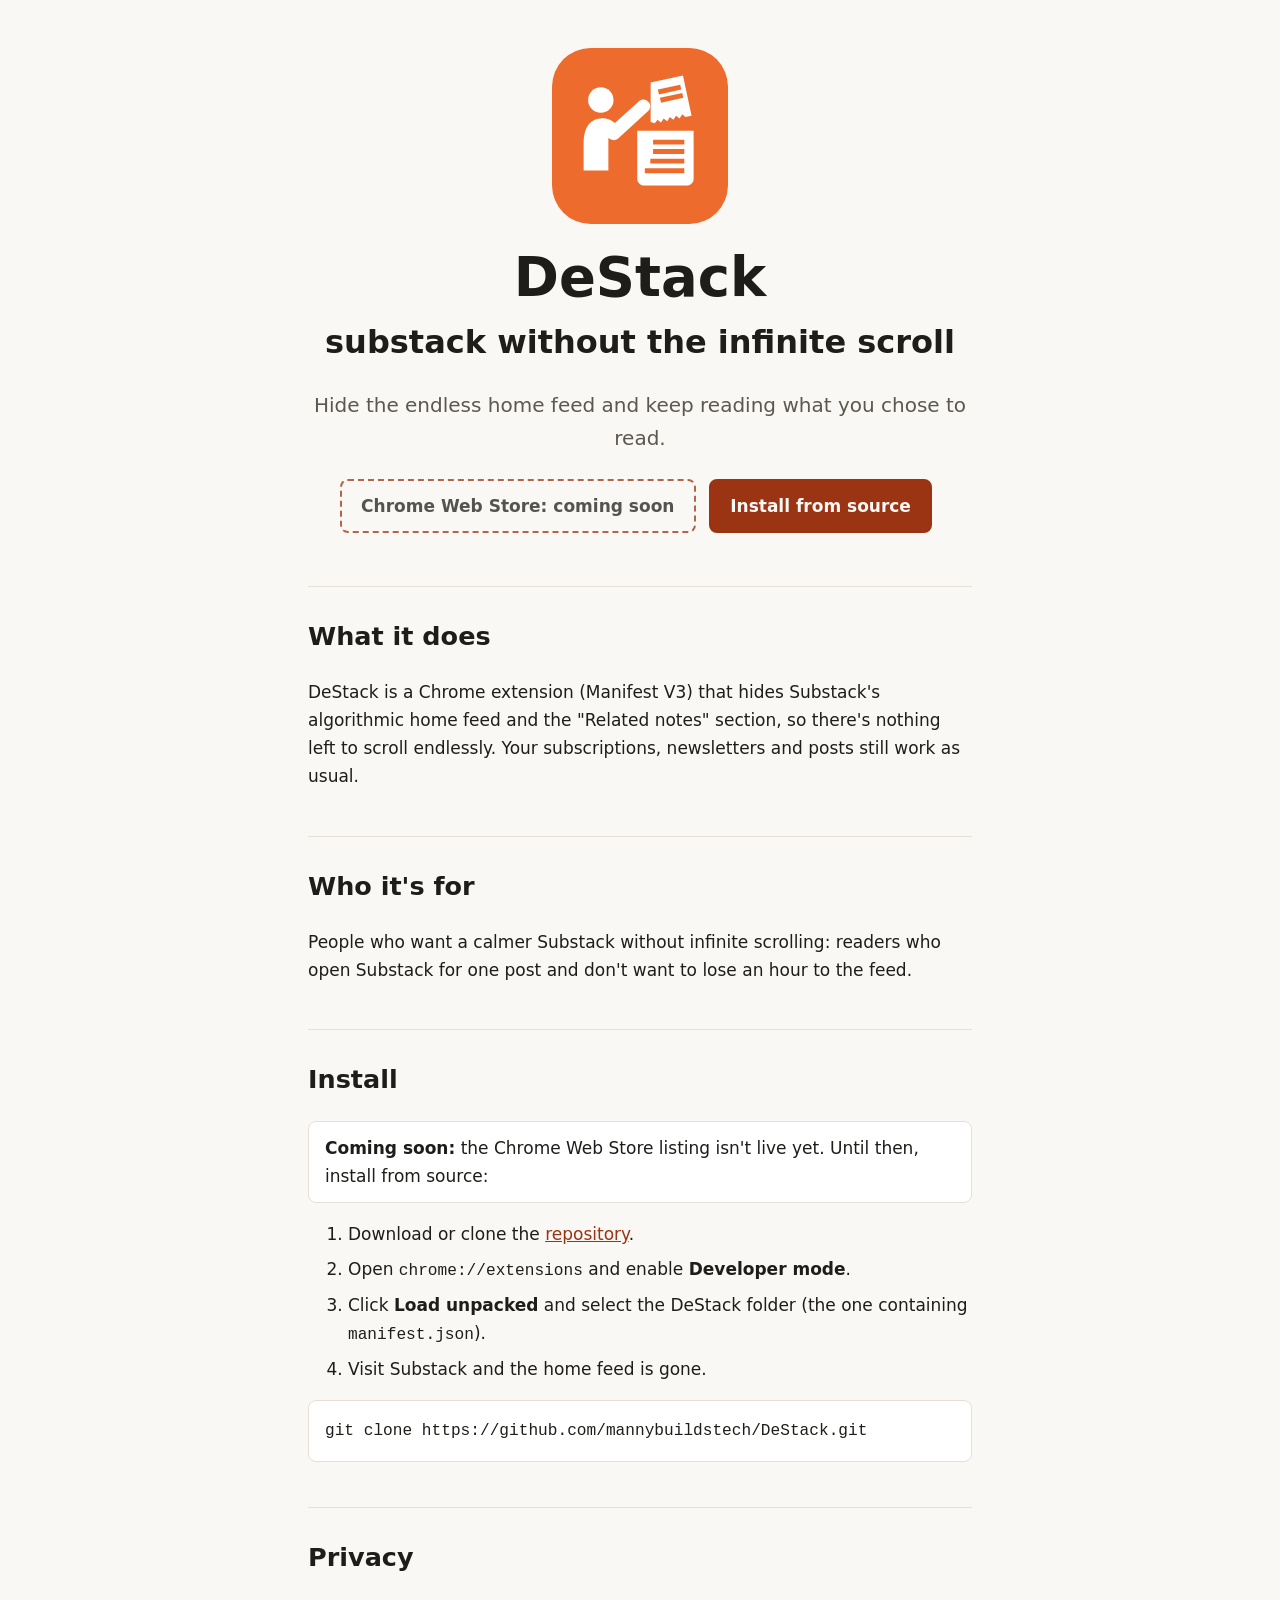
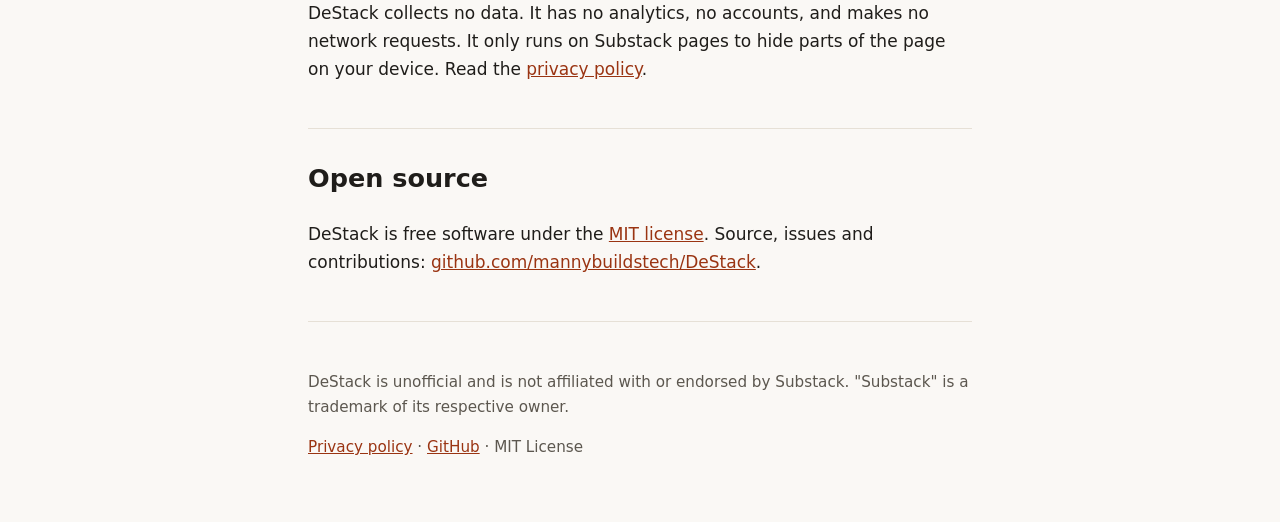
<file: docs/index.html>
<!doctype html>
<html lang="en">
<head>
<meta charset="utf-8">
<meta name="viewport" content="width=device-width,initial-scale=1">
<title>DeStack – a calmer Substack, no infinite feed</title>
<meta name="description" content="DeStack is a free, open-source Chrome extension that hides Substack's endless home feed and Related notes so you can read without infinite scrolling.">
<link rel="icon" type="image/svg+xml" href="destack-logo.svg">
<link rel="icon" type="image/png" sizes="32x32" href="favicon-32.png">
<link rel="apple-touch-icon" href="destack-logo-512.png">
<link rel="stylesheet" href="style.css">
</head>
<body>
<a class="skip" href="#main">Skip to content</a>
<div class="wrap">
<header>
<img class="logo" src="destack-logo.svg" width="176" height="176" alt="DeStack logo: a person tearing a page from a newspaper">
<h1>DeStack</h1>
<p class="tagline">substack without the infinite scroll</p>
<p class="lead">Hide the endless home feed and keep reading what you chose to read.</p>
<p>
<span class="btn soon" role="note">Chrome Web Store: coming soon</span>
<a class="btn primary" href="#install">Install from source</a>
</p>
</header>
<main id="main">
<section aria-labelledby="what">
<h2 id="what">What it does</h2>
<p>DeStack is a Chrome extension (Manifest V3) that hides Substack's algorithmic home feed and the "Related notes" section, so there's nothing left to scroll endlessly. Your subscriptions, newsletters and posts still work as usual.</p>
</section>
<section aria-labelledby="who">
<h2 id="who">Who it's for</h2>
<p>People who want a calmer Substack without infinite scrolling: readers who open Substack for one post and don't want to lose an hour to the feed.</p>
</section>
<section aria-labelledby="install">
<h2 id="install">Install</h2>
<p class="note"><strong>Coming soon:</strong> the Chrome Web Store listing isn't live yet. Until then, install from source:</p>
<ol>
<li>Download or clone the <a href="https://github.com/mannybuildstech/DeStack">repository</a>.</li>
<li>Open <code>chrome://extensions</code> and enable <strong>Developer mode</strong>.</li>
<li>Click <strong>Load unpacked</strong> and select the DeStack folder (the one containing <code>manifest.json</code>).</li>
<li>Visit Substack and the home feed is gone.</li>
</ol>
<pre><code>git clone https://github.com/mannybuildstech/DeStack.git</code></pre>
</section>
<section aria-labelledby="privacy">
<h2 id="privacy">Privacy</h2>
<p>DeStack collects no data. It has no analytics, no accounts, and makes no network requests. It only runs on Substack pages to hide parts of the page on your device. Read the <a href="privacy.html">privacy policy</a>.</p>
</section>
<section aria-labelledby="open">
<h2 id="open">Open source</h2>
<p>DeStack is free software under the <a href="https://github.com/mannybuildstech/DeStack#license">MIT license</a>. Source, issues and contributions: <a href="https://github.com/mannybuildstech/DeStack">github.com/mannybuildstech/DeStack</a>.</p>
</section>
</main>
<footer>
<p>DeStack is unofficial and is not affiliated with or endorsed by Substack. "Substack" is a trademark of its respective owner.</p>
<p><a href="privacy.html">Privacy policy</a> · <a href="https://github.com/mannybuildstech/DeStack">GitHub</a> · MIT License</p>
</footer>
</div>
</body>
</html>
</file>
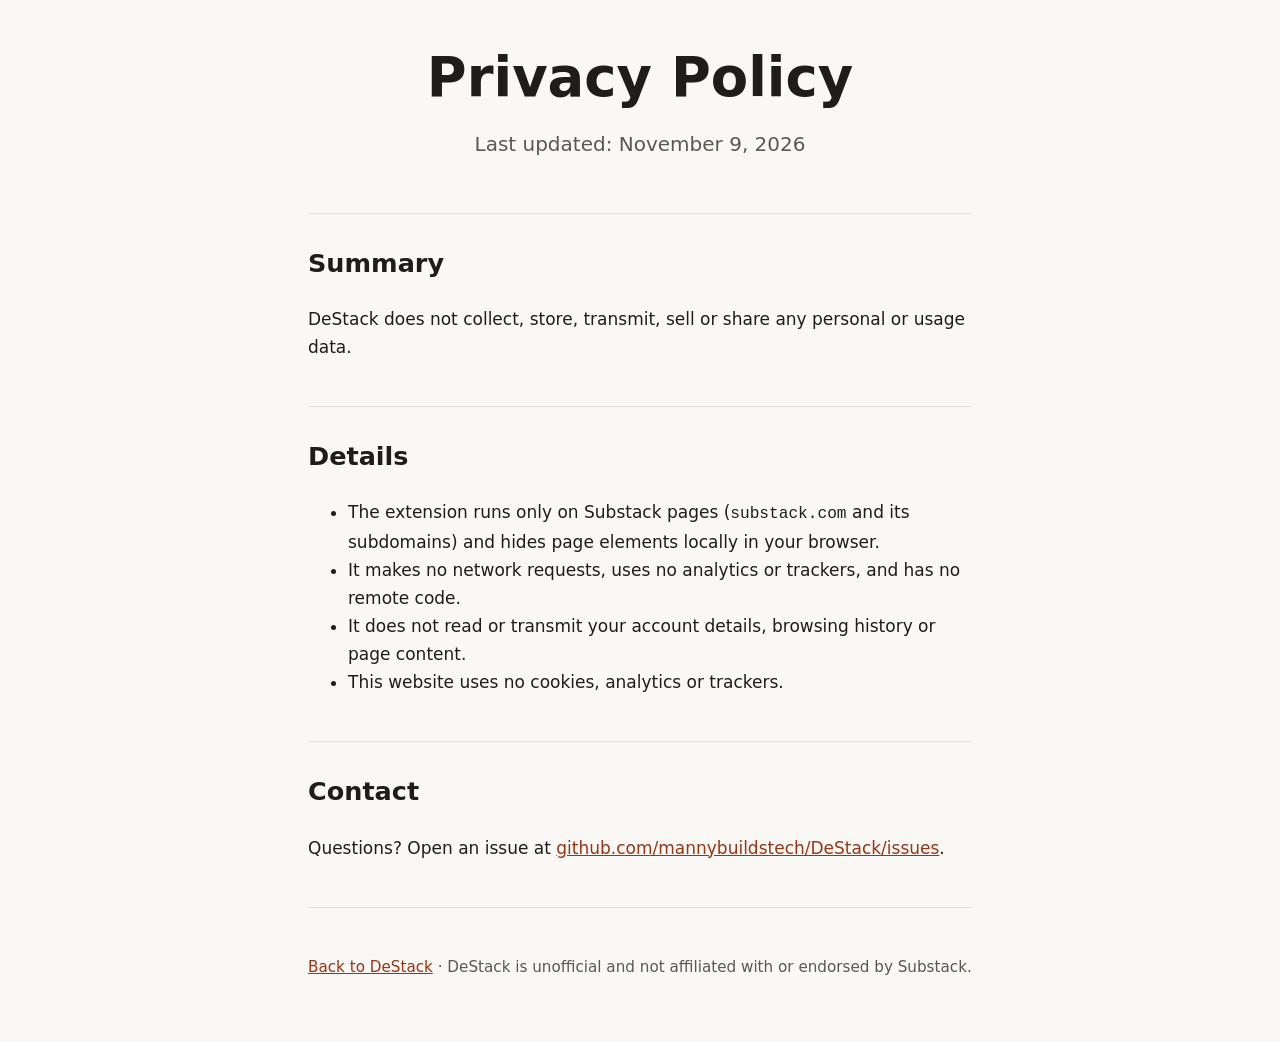
<file: docs/privacy.html>
<!doctype html>
<html lang="en">
<head>
<meta charset="utf-8">
<meta name="viewport" content="width=device-width,initial-scale=1">
<title>DeStack Privacy Policy</title>
<meta name="description" content="DeStack collects no data.">
<link rel="icon" type="image/svg+xml" href="destack-logo.svg">
<link rel="icon" type="image/png" sizes="32x32" href="favicon-32.png">
<link rel="stylesheet" href="style.css">
</head>
<body>
<div class="wrap">
<header>
<h1>Privacy Policy</h1>
<p class="lead">Last updated: November 9, 2026</p>
</header>
<main>
<section>
<h2>Summary</h2>
<p>DeStack does not collect, store, transmit, sell or share any personal or usage data.</p>
</section>
<section>
<h2>Details</h2>
<ul>
<li>The extension runs only on Substack pages (<code>substack.com</code> and its subdomains) and hides page elements locally in your browser.</li>
<li>It makes no network requests, uses no analytics or trackers, and has no remote code.</li>
<li>It does not read or transmit your account details, browsing history or page content.</li>
<li>This website uses no cookies, analytics or trackers.</li>
</ul>
</section>
<section>
<h2>Contact</h2>
<p>Questions? Open an issue at <a href="https://github.com/mannybuildstech/DeStack/issues">github.com/mannybuildstech/DeStack/issues</a>.</p>
</section>
</main>
<footer>
<p><a href="./">Back to DeStack</a> · DeStack is unofficial and not affiliated with or endorsed by Substack.</p>
</footer>
</div>
</body>
</html>
</file>
<file: docs/style.css>
:root{--bg:#faf8f5;--fg:#1f1d1a;--muted:#5c574f;--accent:#9a3412;--card:#fff;--line:#e6e0d6}
@media (prefers-color-scheme:dark){:root{--bg:#161513;--fg:#f0ece6;--muted:#a8a197;--accent:#fb923c;--card:#201e1b;--line:#33302b}}
*{box-sizing:border-box}
body{margin:0;background:var(--bg);color:var(--fg);font:1.0625rem/1.65 system-ui,-apple-system,"Segoe UI",sans-serif}
.wrap{max-width:44rem;margin:0 auto;padding:0 1.25rem}
a{color:var(--accent)}
a:focus-visible{outline:3px solid var(--accent);outline-offset:2px}
.skip{position:absolute;left:-999px}.skip:focus{left:1rem;top:1rem;background:var(--card);padding:.5rem;z-index:9}
header{padding:3rem 0 2rem;text-align:center}
.logo{width:clamp(120px,32vw,176px);height:auto;border-radius:22%;margin-bottom:1rem}
.tagline{font-size:clamp(1.4rem,5vw,2rem);font-weight:600;margin:0 0 .75rem}
h1{font-size:clamp(2.2rem,7vw,3.4rem);margin:0 0 .5rem;line-height:1.1}
h2{margin-top:0}
.lead{font-size:1.25rem;color:var(--muted)}
section{padding:1.75rem 0;border-top:1px solid var(--line)}
.btn{display:inline-block;padding:.7rem 1.2rem;border-radius:.5rem;font-weight:600;text-decoration:none;border:2px solid var(--accent);margin:.25rem .5rem .25rem 0}
.btn.primary{background:var(--accent);color:var(--bg)}
.btn.soon{opacity:.75;cursor:not-allowed;border-style:dashed;color:var(--fg)}
pre{background:var(--card);border:1px solid var(--line);padding:1rem;border-radius:.5rem;overflow-x:auto}
code{font-family:ui-monospace,Menlo,monospace;font-size:.95em}
ol li{margin:.4rem 0}
footer{padding:2rem 0 3rem;color:var(--muted);font-size:.95rem;border-top:1px solid var(--line)}
.note{background:var(--card);border:1px solid var(--line);border-radius:.5rem;padding:.75rem 1rem}
</file>
